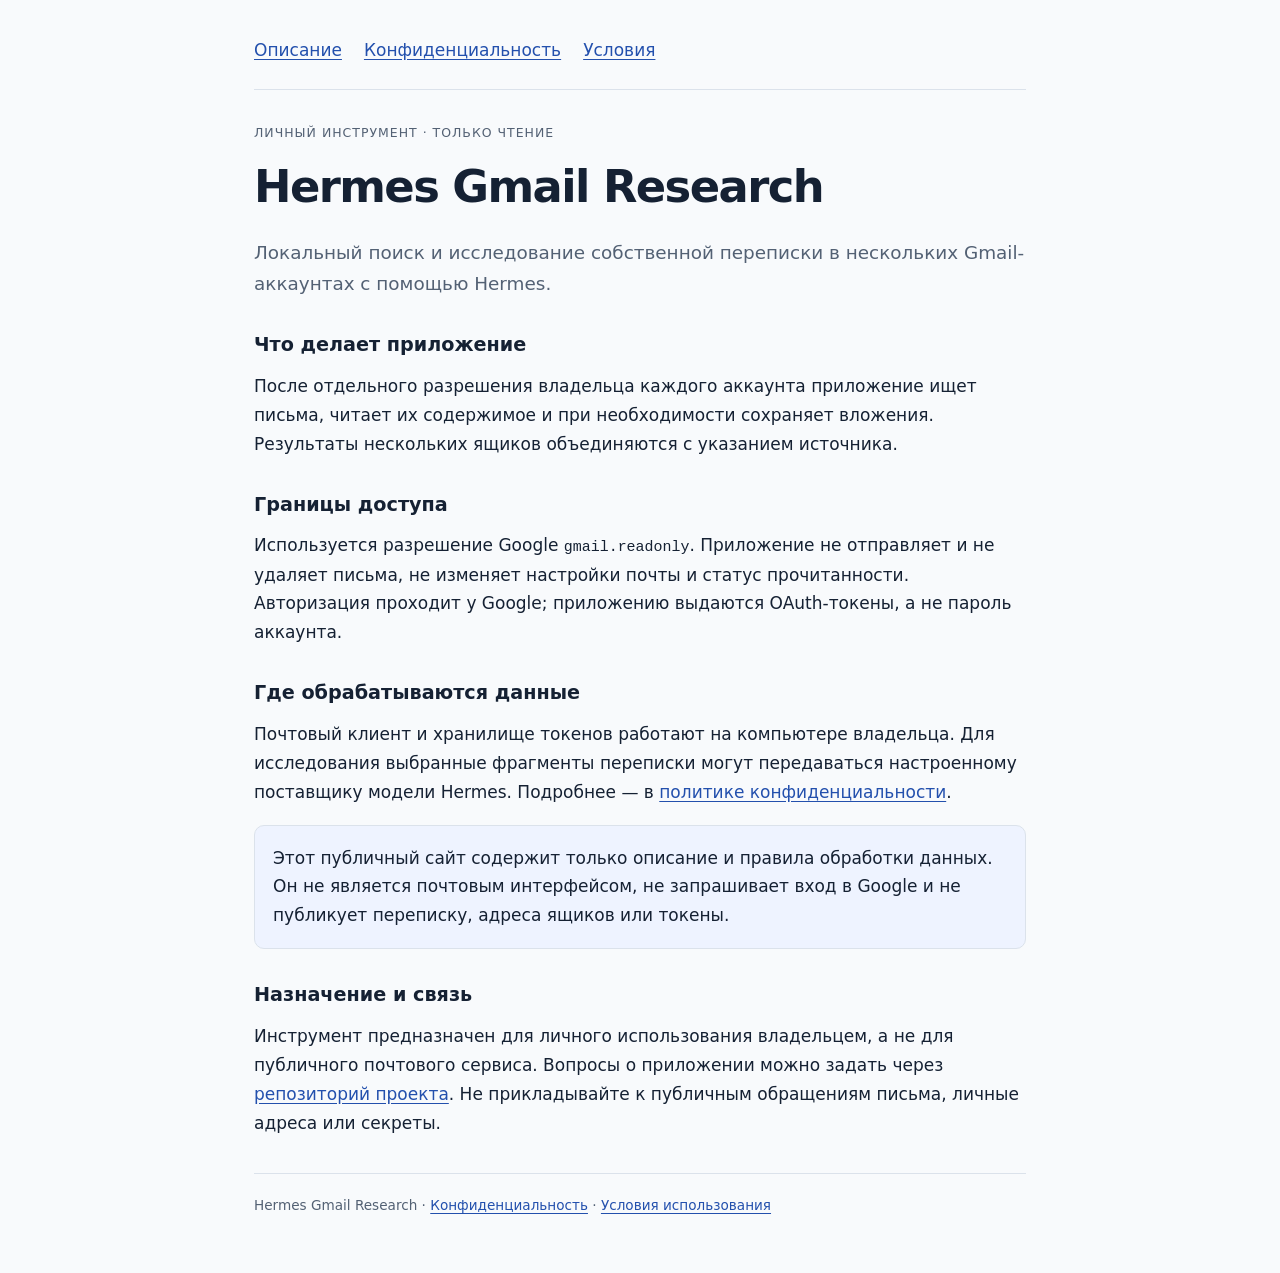
<file: index.html>
<!doctype html>
<html lang="ru"><head><meta charset="utf-8"><meta name="viewport" content="width=device-width,initial-scale=1"><title>Hermes Gmail Research</title><link rel="stylesheet" href="style.css"></head><body><main>
<nav><a href="./">Описание</a><a href="privacy.html">Конфиденциальность</a><a href="terms.html">Условия</a></nav>
<p class="label">Личный инструмент · только чтение</p><h1>Hermes Gmail Research</h1>
<p class="lead">Локальный поиск и исследование собственной переписки в нескольких Gmail-аккаунтах с помощью Hermes.</p>
<h2>Что делает приложение</h2><p>После отдельного разрешения владельца каждого аккаунта приложение ищет письма, читает их содержимое и при необходимости сохраняет вложения. Результаты нескольких ящиков объединяются с указанием источника.</p>
<h2>Границы доступа</h2><p>Используется разрешение Google <code>gmail.readonly</code>. Приложение не отправляет и не удаляет письма, не изменяет настройки почты и статус прочитанности. Авторизация проходит у Google; приложению выдаются OAuth-токены, а не пароль аккаунта.</p>
<h2>Где обрабатываются данные</h2><p>Почтовый клиент и хранилище токенов работают на компьютере владельца. Для исследования выбранные фрагменты переписки могут передаваться настроенному поставщику модели Hermes. Подробнее — в <a href="privacy.html">политике конфиденциальности</a>.</p>
<p class="notice">Этот публичный сайт содержит только описание и правила обработки данных. Он не является почтовым интерфейсом, не запрашивает вход в Google и не публикует переписку, адреса ящиков или токены.</p>
<h2>Назначение и связь</h2><p>Инструмент предназначен для личного использования владельцем, а не для публичного почтового сервиса. Вопросы о приложении можно задать через <a href="https://github.com/llightkust/hermes-mail-access/issues">репозиторий проекта</a>. Не прикладывайте к публичным обращениям письма, личные адреса или секреты.</p>
<footer>Hermes Gmail Research · <a href="privacy.html">Конфиденциальность</a> · <a href="terms.html">Условия использования</a></footer>
</main></body></html>
</file>
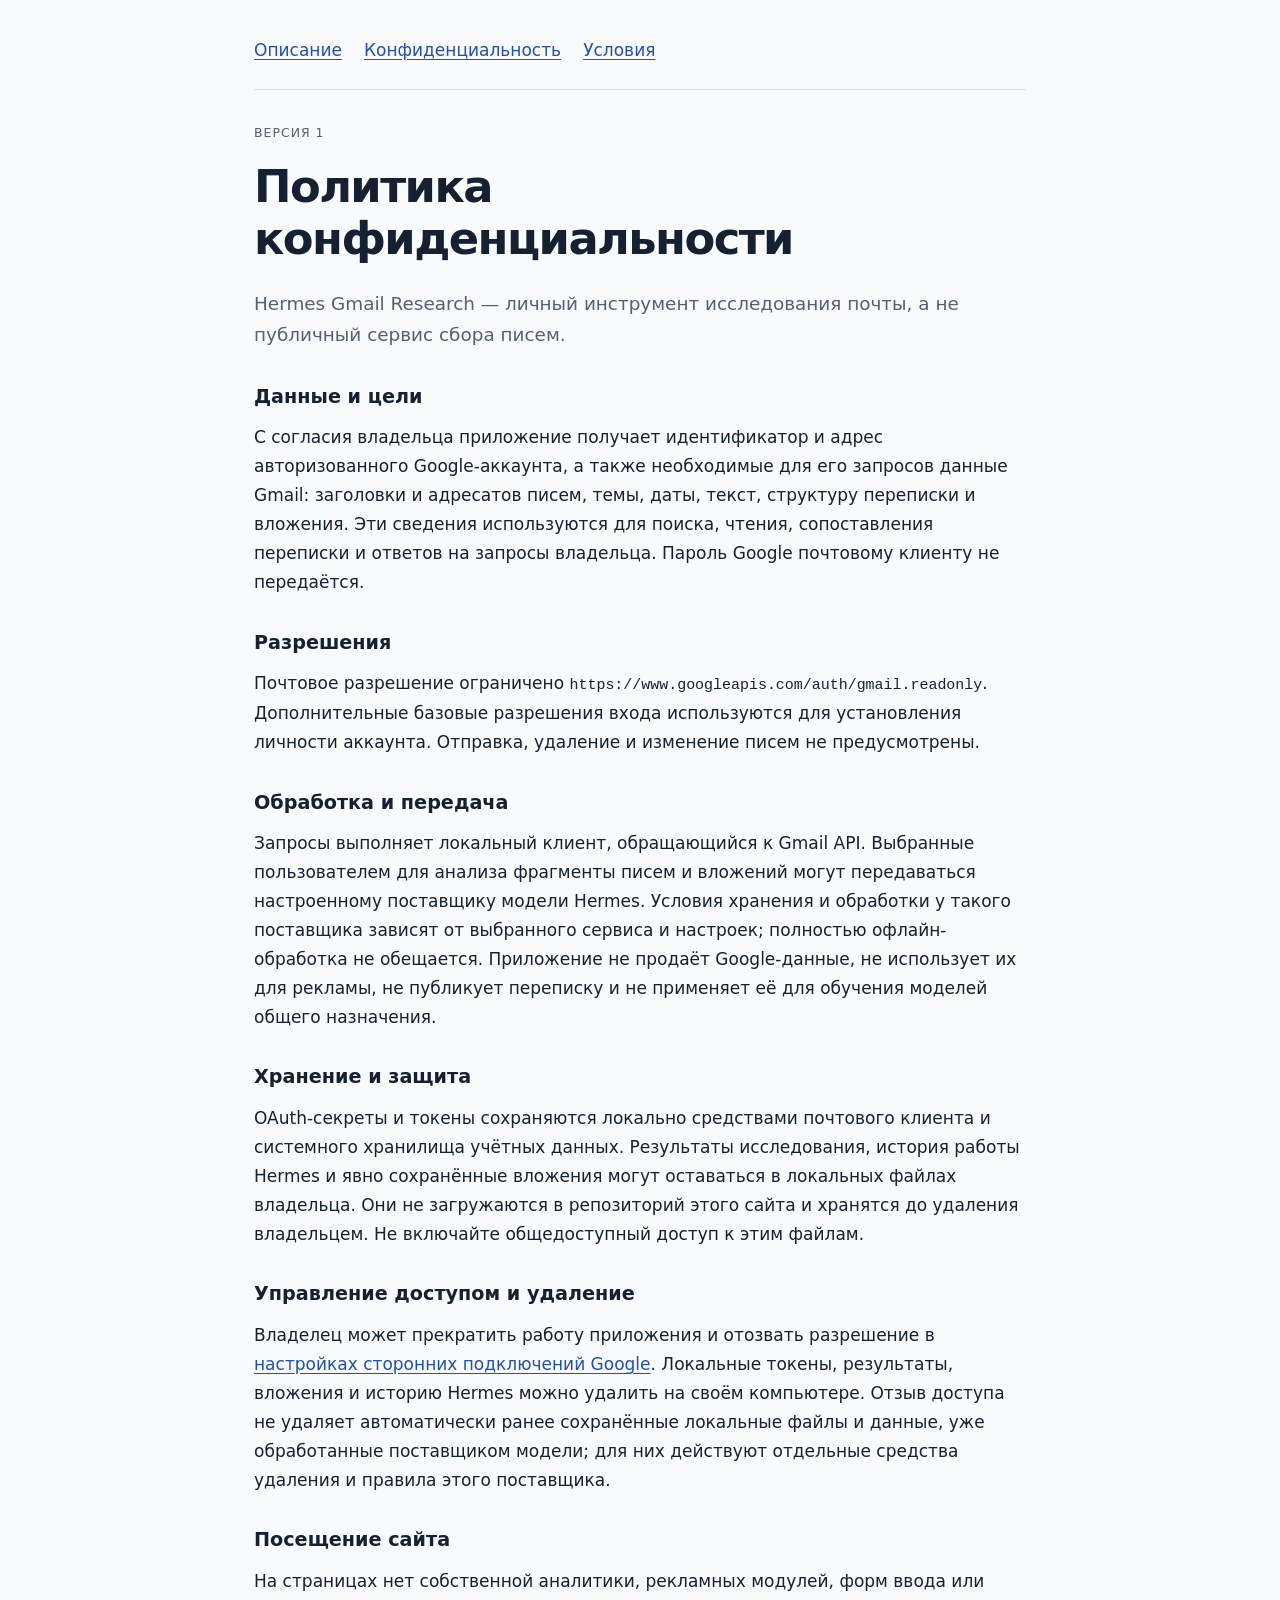
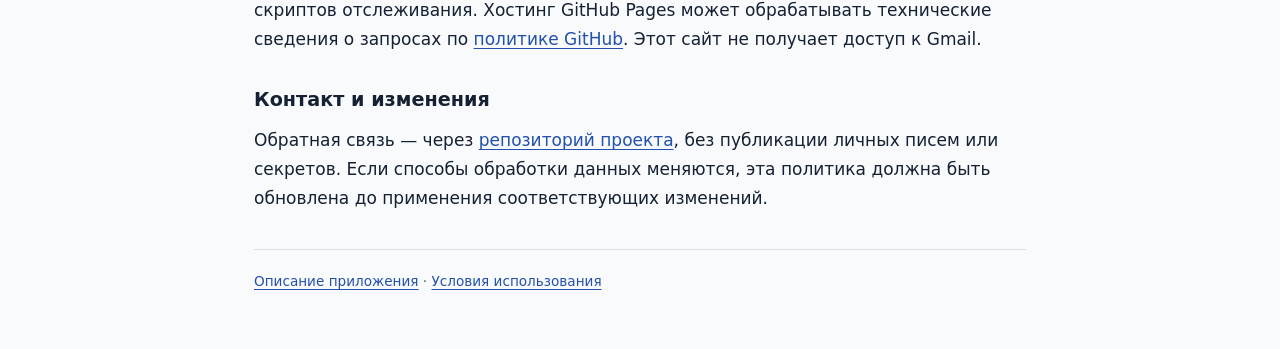
<file: privacy.html>
<!doctype html>
<html lang="ru"><head><meta charset="utf-8"><meta name="viewport" content="width=device-width,initial-scale=1"><title>Конфиденциальность — Hermes Gmail Research</title><link rel="stylesheet" href="style.css"></head><body><main>
<nav><a href="./">Описание</a><a href="privacy.html" aria-current="page">Конфиденциальность</a><a href="terms.html">Условия</a></nav>
<p class="label">Версия 1</p><h1>Политика конфиденциальности</h1><p class="lead">Hermes Gmail Research — личный инструмент исследования почты, а не публичный сервис сбора писем.</p>
<h2>Данные и цели</h2><p>С согласия владельца приложение получает идентификатор и адрес авторизованного Google-аккаунта, а также необходимые для его запросов данные Gmail: заголовки и адресатов писем, темы, даты, текст, структуру переписки и вложения. Эти сведения используются для поиска, чтения, сопоставления переписки и ответов на запросы владельца. Пароль Google почтовому клиенту не передаётся.</p>
<h2>Разрешения</h2><p>Почтовое разрешение ограничено <code>https://www.googleapis.com/auth/gmail.readonly</code>. Дополнительные базовые разрешения входа используются для установления личности аккаунта. Отправка, удаление и изменение писем не предусмотрены.</p>
<h2>Обработка и передача</h2><p>Запросы выполняет локальный клиент, обращающийся к Gmail API. Выбранные пользователем для анализа фрагменты писем и вложений могут передаваться настроенному поставщику модели Hermes. Условия хранения и обработки у такого поставщика зависят от выбранного сервиса и настроек; полностью офлайн-обработка не обещается. Приложение не продаёт Google-данные, не использует их для рекламы, не публикует переписку и не применяет её для обучения моделей общего назначения.</p>
<h2>Хранение и защита</h2><p>OAuth-секреты и токены сохраняются локально средствами почтового клиента и системного хранилища учётных данных. Результаты исследования, история работы Hermes и явно сохранённые вложения могут оставаться в локальных файлах владельца. Они не загружаются в репозиторий этого сайта и хранятся до удаления владельцем. Не включайте общедоступный доступ к этим файлам.</p>
<h2>Управление доступом и удаление</h2><p>Владелец может прекратить работу приложения и отозвать разрешение в <a href="https://myaccount.google.com/connections">настройках сторонних подключений Google</a>. Локальные токены, результаты, вложения и историю Hermes можно удалить на своём компьютере. Отзыв доступа не удаляет автоматически ранее сохранённые локальные файлы и данные, уже обработанные поставщиком модели; для них действуют отдельные средства удаления и правила этого поставщика.</p>
<h2>Посещение сайта</h2><p>На страницах нет собственной аналитики, рекламных модулей, форм ввода или скриптов отслеживания. Хостинг GitHub Pages может обрабатывать технические сведения о запросах по <a href="https://docs.github.com/site-policy/privacy-policies/github-privacy-statement">политике GitHub</a>. Этот сайт не получает доступ к Gmail.</p>
<h2>Контакт и изменения</h2><p>Обратная связь — через <a href="https://github.com/llightkust/hermes-mail-access/issues">репозиторий проекта</a>, без публикации личных писем или секретов. Если способы обработки данных меняются, эта политика должна быть обновлена до применения соответствующих изменений.</p>
<footer><a href="./">Описание приложения</a> · <a href="terms.html">Условия использования</a></footer>
</main></body></html>
</file>
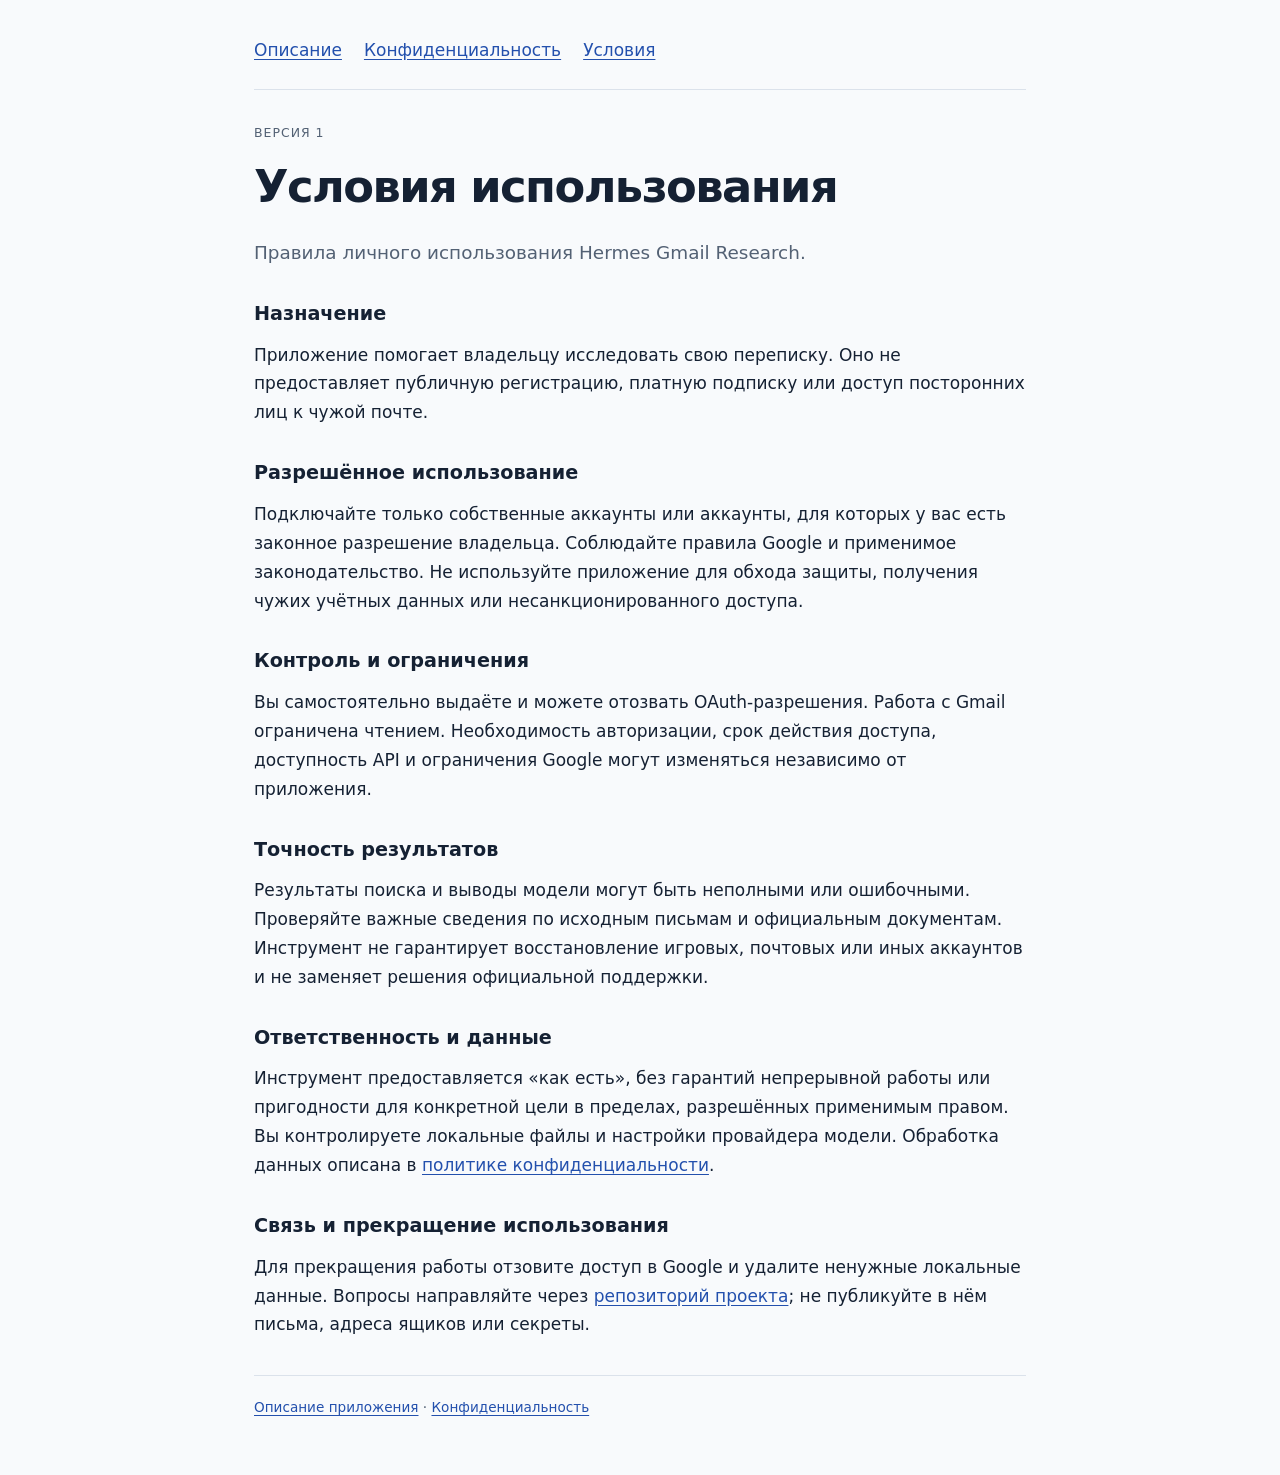
<file: terms.html>
<!doctype html>
<html lang="ru"><head><meta charset="utf-8"><meta name="viewport" content="width=device-width,initial-scale=1"><title>Условия — Hermes Gmail Research</title><link rel="stylesheet" href="style.css"></head><body><main>
<nav><a href="./">Описание</a><a href="privacy.html">Конфиденциальность</a><a href="terms.html" aria-current="page">Условия</a></nav>
<p class="label">Версия 1</p><h1>Условия использования</h1><p class="lead">Правила личного использования Hermes Gmail Research.</p>
<h2>Назначение</h2><p>Приложение помогает владельцу исследовать свою переписку. Оно не предоставляет публичную регистрацию, платную подписку или доступ посторонних лиц к чужой почте.</p>
<h2>Разрешённое использование</h2><p>Подключайте только собственные аккаунты или аккаунты, для которых у вас есть законное разрешение владельца. Соблюдайте правила Google и применимое законодательство. Не используйте приложение для обхода защиты, получения чужих учётных данных или несанкционированного доступа.</p>
<h2>Контроль и ограничения</h2><p>Вы самостоятельно выдаёте и можете отозвать OAuth-разрешения. Работа с Gmail ограничена чтением. Необходимость авторизации, срок действия доступа, доступность API и ограничения Google могут изменяться независимо от приложения.</p>
<h2>Точность результатов</h2><p>Результаты поиска и выводы модели могут быть неполными или ошибочными. Проверяйте важные сведения по исходным письмам и официальным документам. Инструмент не гарантирует восстановление игровых, почтовых или иных аккаунтов и не заменяет решения официальной поддержки.</p>
<h2>Ответственность и данные</h2><p>Инструмент предоставляется «как есть», без гарантий непрерывной работы или пригодности для конкретной цели в пределах, разрешённых применимым правом. Вы контролируете локальные файлы и настройки провайдера модели. Обработка данных описана в <a href="privacy.html">политике конфиденциальности</a>.</p>
<h2>Связь и прекращение использования</h2><p>Для прекращения работы отзовите доступ в Google и удалите ненужные локальные данные. Вопросы направляйте через <a href="https://github.com/llightkust/hermes-mail-access/issues">репозиторий проекта</a>; не публикуйте в нём письма, адреса ящиков или секреты.</p>
<footer><a href="./">Описание приложения</a> · <a href="privacy.html">Конфиденциальность</a></footer>
</main></body></html>
</file>
<file: style.css>
:root{color-scheme:light dark;--bg:#f8fafc;--fg:#152133;--muted:#536174;--line:#dbe2eb;--link:#2350ad;--note:#eef3ff}*{box-sizing:border-box}body{margin:0;background:var(--bg);color:var(--fg);font:17px/1.7 system-ui,sans-serif}main{max-width:820px;margin:auto;padding:36px 24px 56px}nav{display:flex;gap:22px;flex-wrap:wrap;padding-bottom:24px;border-bottom:1px solid var(--line)}a{color:var(--link);text-underline-offset:3px}h1{font-size:clamp(2rem,6vw,2.8rem);line-height:1.15;letter-spacing:-.035em;margin:14px 0 24px}h2{font-size:1.2rem;margin:30px 0 8px}p{margin:10px 0 18px}.lead{font-size:1.15rem;color:var(--muted)}.label{font-size:.78rem;letter-spacing:.08em;text-transform:uppercase;color:var(--muted);margin-top:32px}.notice{background:var(--note);border:1px solid var(--line);padding:18px;border-radius:10px}code{font-size:.88em;overflow-wrap:anywhere}footer{margin-top:36px;padding-top:20px;border-top:1px solid var(--line);font-size:.85rem;color:var(--muted)}@media(prefers-color-scheme:dark){:root{--bg:#141c27;--fg:#e6edf7;--muted:#a9b6c9;--line:#324157;--link:#9cbbff;--note:#1b2b43}}@media(max-width:480px){main{padding:24px 18px}nav{gap:12px;font-size:.85rem}}
</file>
